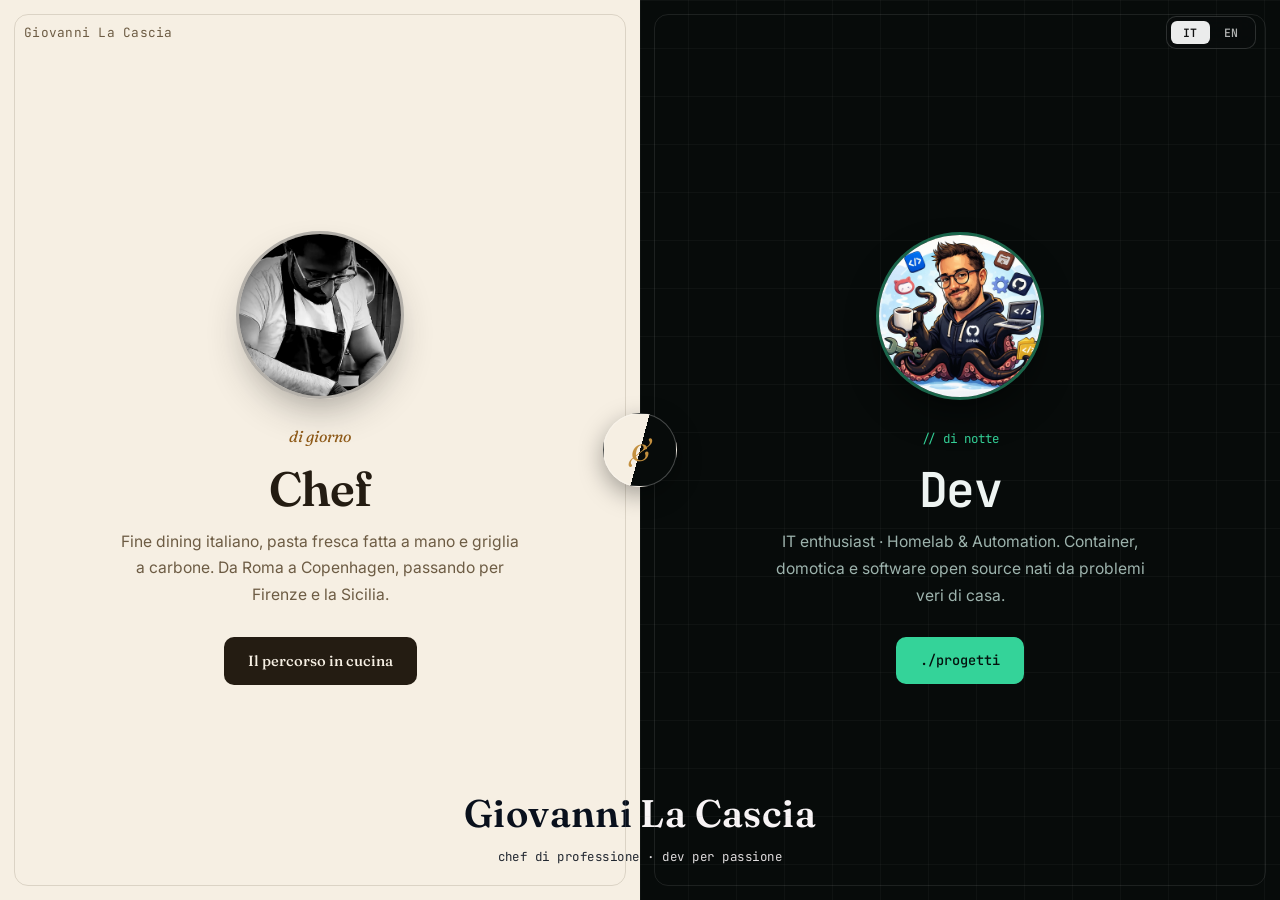
<file: index.html>
<!doctype html>
<html lang="it">

<head>
  <meta charset="utf-8" />
  <meta name="viewport" content="width=device-width,initial-scale=1" />
  <meta name="theme-color" content="#070b0a" />
  <meta name="description"
    content="Giovanni La Cascia — Chef & IT enthusiast. Fine dining italiano di giorno, homelab e automazioni di notte." />
  <title>Giovanni La Cascia — Chef & Dev</title>

  <!-- Open Graph -->
  <meta property="og:title" content="Giovanni La Cascia — Chef & Dev" />
  <meta property="og:description" content="Fine dining italiano di giorno, homelab e automazioni di notte." />
  <meta property="og:type" content="website" />
  <meta property="og:url" content="https://giosci1994.github.io/" />
  <meta property="og:image" content="https://giosci1994.github.io/assets/social-preview.png" />
  <meta name="twitter:card" content="summary_large_image" />

  <link rel="icon" href="assets/favicon.svg" type="image/svg+xml" />
  <link rel="preconnect" href="https://fonts.googleapis.com">
  <link rel="preconnect" href="https://fonts.gstatic.com" crossorigin>
  <link
    href="https://fonts.googleapis.com/css2?family=Fraunces:ital,wght@0,500;0,600;1,400;1,500&family=Inter:wght@400;500;600&family=JetBrains+Mono:wght@400;600;700&display=swap"
    rel="stylesheet">
  <link rel="stylesheet" href="style.css" />
</head>

<body data-page="home">
  <header class="topbar">
    <span class="name">Giovanni La Cascia</span>
    <div class="lang-switch" role="group" aria-label="Language">
      <button id="lang-it" class="active" aria-label="Italiano">IT</button>
      <button id="lang-en" aria-label="English">EN</button>
    </div>
  </header>

  <!-- Chooser: due anime, due pagine -->
  <section class="split" id="top">
    <a class="side side-chef" href="chef.html" aria-label="Chef — il percorso in cucina">
      <div class="side-inner">
        <span class="side-name-mobile">Giovanni La Cascia</span>
        <img class="portrait" src="assets/giovanni-chef.webp" alt="" width="168" height="168" />
        <span class="side-kicker" data-i18n="chef.kicker">di giorno</span>
        <h2 data-i18n="chef.title">Chef</h2>
        <p class="tagline" data-i18n="chef.tagline">
          Fine dining italiano, pasta fresca fatta a mano e griglia a carbone.
          Da Roma a Copenhagen, passando per Firenze e la Sicilia.
        </p>
        <span class="side-btn" data-i18n="chef.cta">Il percorso in cucina</span>
      </div>
    </a>

    <a class="side side-dev" href="dev.html" aria-label="Dev — homelab e progetti open source">
      <div class="side-inner">
        <span class="side-name-mobile">Giovanni La Cascia</span>
        <img class="portrait" src="assets/giovanni-dev.webp" alt="" width="168" height="168" />
        <span class="side-kicker" data-i18n="dev.kicker">// di notte</span>
        <h2 data-i18n="dev.title">Dev</h2>
        <p class="tagline" data-i18n="dev.tagline">
          IT enthusiast · Homelab &amp; Automation. Container, domotica e
          software open source nati da problemi veri di casa.
        </p>
        <span class="side-btn" data-i18n="dev.cta">./progetti</span>
      </div>
    </a>

    <div class="hero-center" aria-hidden="true">
      <div class="amp"><span>&amp;</span></div>
    </div>

    <div class="hero-name" aria-hidden="true">
      <span class="full">Giovanni La Cascia</span>
      <span class="sub" data-i18n="hero.sub">chef di professione · dev per passione</span>
    </div>
  </section>

  <script src="assets/i18n.js"></script>
</body>

</html>
</file>
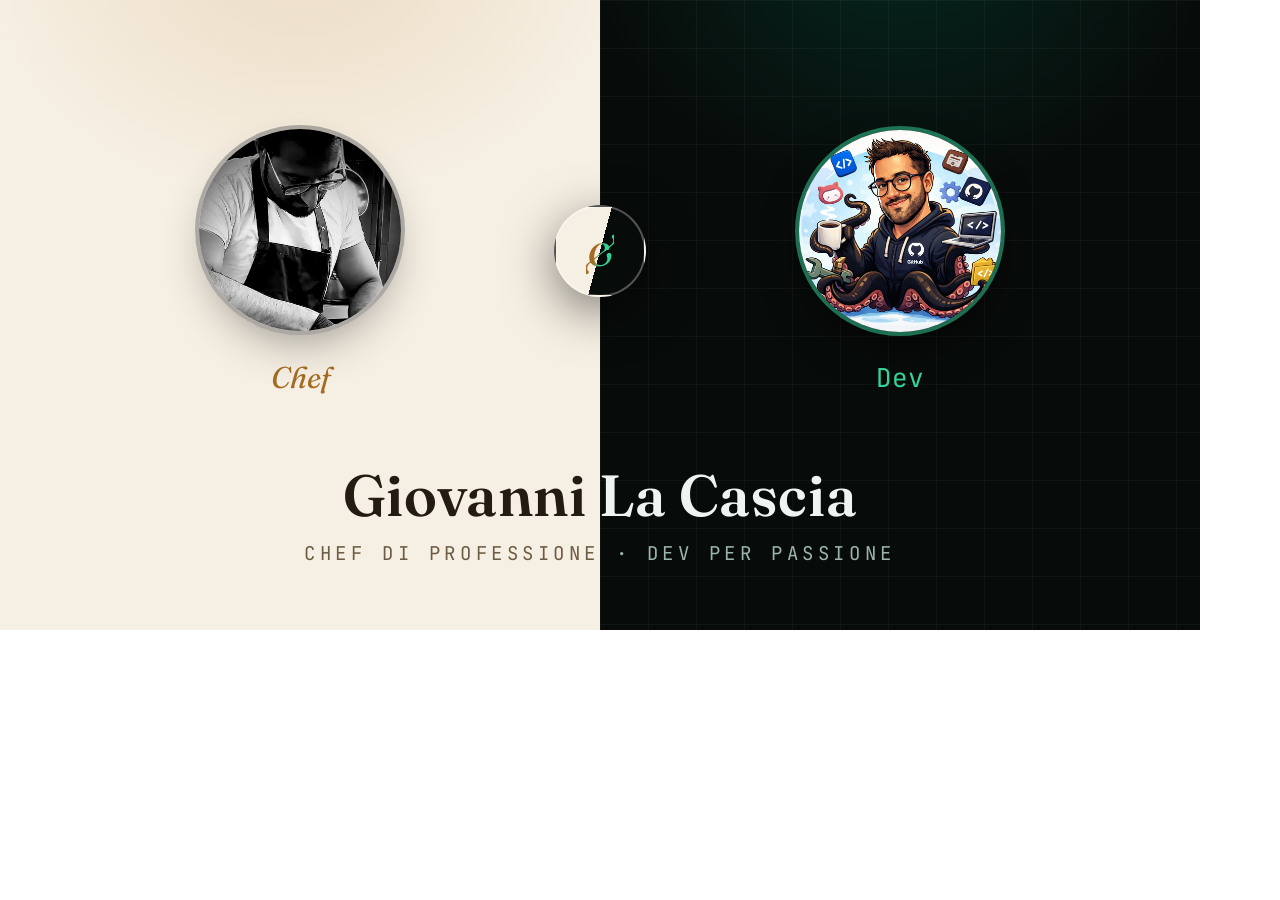
<file: assets/social-preview.html>
<!doctype html>
<!-- Sorgente della social preview: renderizzare a 1200x630 in assets/social-preview.png
     es. firefox &#45;&#45;headless &#45;&#45;screenshot social-preview.png &#45;&#45;window-size=1200,630 <url> -->
<html lang="it">

<head>
  <meta charset="utf-8" />
  <link rel="preconnect" href="https://fonts.googleapis.com">
  <link rel="preconnect" href="https://fonts.gstatic.com" crossorigin>
  <link
    href="https://fonts.googleapis.com/css2?family=Fraunces:ital,wght@0,600;1,500&family=JetBrains+Mono:wght@400;600&display=swap"
    rel="stylesheet">
  <style>
    * { margin: 0; box-sizing: border-box; }

    html, body { width: 1200px; height: 630px; overflow: hidden; }

    body { display: flex; position: relative; font-family: 'Fraunces', Georgia, serif; }

    .half { flex: 1; display: flex; align-items: center; justify-content: center; padding-bottom: 110px; }

    .chef {
      background:
        radial-gradient(ellipse 90% 70% at 50% -10%, rgba(196, 144, 63, 0.2), transparent 60%),
        #f6efe3;
      color: #241c12;
    }

    .dev {
      background:
        radial-gradient(ellipse 90% 70% at 50% -10%, rgba(0, 181, 133, 0.16), transparent 60%),
        #070b0a;
      color: #eef4f2;
      position: relative;
    }

    .dev::before {
      content: '';
      position: absolute;
      inset: 0;
      background-image:
        linear-gradient(rgba(255, 255, 255, 0.035) 1px, transparent 1px),
        linear-gradient(90deg, rgba(255, 255, 255, 0.035) 1px, transparent 1px);
      background-size: 48px 48px;
    }

    .inner { text-align: center; position: relative; }

    .portrait {
      width: 210px;
      height: 210px;
      border-radius: 50%;
      object-fit: cover;
      display: block;
      margin: 0 auto 24px;
    }

    .chef .portrait {
      border: 4px solid rgba(165, 107, 33, 0.55);
      filter: grayscale(1) contrast(1.05);
      box-shadow: 0 20px 45px -15px rgba(60, 40, 10, 0.45);
    }

    .dev .portrait {
      border: 4px solid rgba(52, 211, 153, 0.5);
      box-shadow: 0 20px 45px -15px rgba(0, 0, 0, 0.7);
    }

    .label-chef {
      font-style: italic;
      font-size: 30px;
      color: #a56b21;
    }

    .label-dev {
      font-family: 'JetBrains Mono', monospace;
      font-size: 26px;
      color: #34d399;
    }

    .amp {
      position: absolute;
      left: 50%;
      top: 205px;
      transform: translateX(-50%);
      width: 92px;
      height: 92px;
      border-radius: 50%;
      display: flex;
      align-items: center;
      justify-content: center;
      font-style: italic;
      font-size: 42px;
      background: linear-gradient(105deg, #f6efe3 50%, #070b0a 50%);
      border: 2px solid rgba(255, 255, 255, 0.3);
      box-shadow: 0 14px 50px rgba(0, 0, 0, 0.5);
      z-index: 5;
    }

    .amp span {
      background: linear-gradient(105deg, #a56b21 40%, #34d399 60%);
      -webkit-background-clip: text;
      background-clip: text;
      color: transparent;
    }

    .nameplate {
      position: absolute;
      left: 0;
      right: 0;
      bottom: 64px;
      text-align: center;
      z-index: 5;
    }

    /* La card è fissa a 1200px col taglio esattamente al centro:
       gradiente hard-coded al 50% (mix-blend-mode non è affidabile in headless) */
    .nameplate .full {
      font-size: 58px;
      font-weight: 600;
      letter-spacing: 0.01em;
      background: linear-gradient(90deg, #241c12 0 50%, #eef4f2 50% 100%);
      -webkit-background-clip: text;
      background-clip: text;
      color: transparent;
    }

    .nameplate .sub {
      display: block;
      margin-top: 10px;
      font-family: 'JetBrains Mono', monospace;
      font-size: 19px;
      letter-spacing: 0.24em;
      text-transform: uppercase;
      background: linear-gradient(90deg, #6d5c44 0 50%, #9db3ad 50% 100%);
      -webkit-background-clip: text;
      background-clip: text;
      color: transparent;
    }
  </style>
</head>

<body>
  <div class="half chef">
    <div class="inner">
      <img class="portrait" src="giovanni-chef.webp" alt="" />
      <div class="label-chef">Chef</div>
    </div>
  </div>

  <div class="half dev">
    <div class="inner">
      <img class="portrait" src="giovanni-dev.webp" alt="" />
      <div class="label-dev">Dev</div>
    </div>
  </div>

  <div class="amp"><span>&amp;</span></div>

  <div class="nameplate">
    <span class="full">Giovanni La Cascia</span>
    <span class="sub">chef di professione · dev per passione</span>
  </div>
</body>

</html>
</file>
<file: style.css>
/* Giovanni La Cascia — Chef & Dev
   Split-personality landing. HTML + CSS, zero build step.
   Animazioni d'entrata facoltative con Motion (assets/reveal.js): senza, la pagina è identica e ferma.
*/

:root {
  /* Dev side — coerente con Arborae */
  --dark: #070b0a;
  --dark-soft: #0d1312;
  --dark-border: rgba(255, 255, 255, 0.09);
  --dark-text: #eef4f2;
  --dark-muted: #9db3ad;
  --green: #34d399;
  --teal: #5fb3a6;

  /* Chef side — caldo, carta e ambra */
  --paper: #f6efe3;
  --paper-soft: #efe5d3;
  --paper-border: rgba(60, 42, 20, 0.14);
  --ink: #241c12;
  --ink-muted: #6d5c44;
  --amber: #a56b21;
  --amber-soft: #c4903f;

  --font-serif: 'Fraunces', Georgia, serif;
  --font-sans: 'Inter', -apple-system, BlinkMacSystemFont, 'Segoe UI', Roboto, sans-serif;
  --font-mono: 'JetBrains Mono', 'SFMono-Regular', Consolas, monospace;

  --radius: 16px;
  --radius-lg: 20px;
  --radius-ctl: 10px;

  /* Testo ambra: l'ambra piena (--amber) resta per riempimenti e linee,
     come testo sulla carta serve un tono più scuro per il contrasto AA */
  --amber-ink: #8f5a17;
  --ink-rgb: 36 28 18;
  --chip-rgb: 165 107 33;
  --chip-ink: #7c5117;
  --card-bg: rgba(255, 255, 255, 0.55);

  /* Lato dev: linee, verde e velature come terne RGB, per cambiare tema in un punto solo */
  --hair: 255 255 255;
  --green-rgb: 52 211 153;
  --teal-rgb: 95 179 166;
  --wash: 7 11 10;
  --on-green: #04110d;
  --green-hover: #4be0ab;
  --node-now: #111a18;
  --faint: #82978f;
  --led-off: #4f605b;
  --wip: #d9a95e;

  /* Barra in alto (vetro scuro di base) */
  --bar-bg: rgba(10, 14, 13, 0.55);
  --bar-line: rgba(255, 255, 255, 0.15);
  --bar-ink: rgba(255, 255, 255, 0.85);
  --bar-active-bg: rgba(255, 255, 255, 0.92);
  --bar-active-ink: #111;

  --ease: cubic-bezier(0.22, 1, 0.36, 1);
}

* { box-sizing: border-box; }

html { scroll-behavior: smooth; }

body {
  margin: 0;
  font-family: var(--font-sans);
  background: var(--dark);
  color: var(--dark-text);
  line-height: 1.65;
  overflow-x: hidden;
  -webkit-font-smoothing: antialiased;
}

img { max-width: 100%; }

a { color: inherit; text-decoration: none; }

p { margin: 0 0 16px; }

h1, h2, h3, h4 { margin: 0; line-height: 1.15; }

.container {
  max-width: 1080px;
  margin: 0 auto;
  padding: 0 24px;
}

/* ============ Top bar ============ */
.topbar {
  position: fixed;
  top: 0;
  left: 0;
  right: 0;
  z-index: 100;
  display: flex;
  align-items: center;
  justify-content: space-between;
  padding: 16px 24px;
  pointer-events: none;
}

.topbar > * { pointer-events: auto; }

.topbar .name {
  font-family: var(--font-mono);
  font-size: 0.8rem;
  letter-spacing: 0.02em;
  color: var(--ink-muted);
}

.lang-switch {
  display: flex;
  gap: 2px;
  padding: 4px;
  border-radius: var(--radius-ctl);
  background: var(--bar-bg);
  backdrop-filter: blur(10px);
  -webkit-backdrop-filter: blur(10px);
  border: 1px solid var(--bar-line);
}

.lang-switch button {
  font-family: var(--font-mono);
  font-size: 0.72rem;
  font-weight: 600;
  letter-spacing: 0.05em;
  padding: 4px 12px;
  border: none;
  border-radius: 6px;
  background: transparent;
  color: var(--bar-ink);
  opacity: 0.8;
  cursor: pointer;
  transition: background-color 0.2s var(--ease), color 0.2s var(--ease), opacity 0.2s var(--ease);
}

.lang-switch button:hover { opacity: 1; }
.lang-switch button:focus-visible,
.top-link:focus-visible { outline: 2px solid currentColor; outline-offset: 2px; }

.lang-switch button.active {
  background: var(--bar-active-bg);
  color: var(--bar-active-ink);
  opacity: 1;
}

.topbar-right {
  display: flex;
  align-items: center;
  gap: 8px;
}

.top-link {
  font-family: var(--font-mono);
  font-size: 0.75rem;
  font-weight: 600;
  letter-spacing: 0.04em;
  padding: 8px 12px;
  border-radius: var(--radius-ctl);
  background: var(--bar-bg);
  backdrop-filter: blur(10px);
  -webkit-backdrop-filter: blur(10px);
  border: 1px solid var(--bar-line);
  color: var(--bar-ink);
  transition: border-color 0.2s var(--ease);
}

.top-link:hover { border-color: currentColor; }

/* ============ Hero split ============ */
.split {
  display: flex;
  min-height: 100vh;
  position: relative;
}

.side {
  flex: 1;
  display: flex;
  align-items: center;
  justify-content: center;
  padding: 88px 40px 72px;
  position: relative;
  overflow: hidden;
  transition: flex 0.55s cubic-bezier(0.4, 0, 0.2, 1);
}

@media (hover: hover) {
  .side:hover { flex: 1.28; }
}

.side-inner {
  max-width: 400px;
  text-align: center;
  position: relative;
  z-index: 2;
}

/* Chef half */
.side-chef {
  background: var(--paper);
  color: var(--ink);
}

.side-chef::after {
  content: '';
  position: absolute;
  inset: 14px;
  border: 1px solid var(--paper-border);
  border-radius: 14px;
  pointer-events: none;
}

/* Dev half */
.side-dev {
  background: var(--dark);
  color: var(--dark-text);
}

.side-dev::before {
  content: '';
  position: absolute;
  inset: 0;
  background-image:
    linear-gradient(rgba(255, 255, 255, 0.03) 1px, transparent 1px),
    linear-gradient(90deg, rgba(255, 255, 255, 0.03) 1px, transparent 1px);
  background-size: 48px 48px;
  pointer-events: none;
}

.side-dev::after {
  content: '';
  position: absolute;
  inset: 14px;
  border: 1px solid var(--dark-border);
  border-radius: 14px;
  pointer-events: none;
}

/* Portraits */
.portrait {
  width: 168px;
  height: 168px;
  border-radius: 50%;
  object-fit: cover;
  display: block;
  margin: 0 auto 24px;
}

.side-chef .portrait {
  border: 3px solid rgba(165, 107, 33, 0.5);
  box-shadow: 0 18px 40px -14px rgba(60, 40, 10, 0.45);
  filter: grayscale(1) contrast(1.05);
}

.side-dev .portrait {
  border: 3px solid rgb(var(--green-rgb) / 0.45);
  box-shadow: 0 18px 40px -14px rgba(0, 0, 0, 0.7);
}

.side-kicker {
  display: inline-block;
  margin-bottom: 12px;
}

.side-chef .side-kicker {
  font-family: var(--font-serif);
  font-style: italic;
  font-size: 1rem;
  color: var(--amber-ink);
}

.side-dev .side-kicker {
  font-family: var(--font-mono);
  font-size: 0.78rem;
  color: var(--green);
}

.side h2 {
  font-size: clamp(2.1rem, 4vw, 3rem);
  letter-spacing: -0.02em;
  margin-bottom: 12px;
}

.side-chef h2 { font-family: var(--font-serif); font-weight: 600; }

.side-dev h2 { font-family: var(--font-mono); font-weight: 600; letter-spacing: -0.04em; }

.side .tagline {
  font-size: 0.98rem;
  margin-bottom: 28px;
  line-height: 1.7;
}

.side-chef .tagline { color: var(--ink-muted); }
.side-dev .tagline { color: var(--dark-muted); }

/* Side buttons */
.side-btn {
  display: inline-flex;
  align-items: center;
  gap: 8px;
  padding: 12px 24px;
  border-radius: var(--radius-ctl);
  font-weight: 500;
  font-size: 0.92rem;
  transition: background-color 0.2s var(--ease), color 0.2s var(--ease);
}

.side-chef .side-btn {
  background: var(--ink);
  color: var(--paper);
  font-family: var(--font-serif);
}

.side-chef:hover .side-btn { background: var(--amber-ink); }

.side-dev .side-btn {
  background: var(--green);
  color: var(--on-green);
  font-family: var(--font-mono);
  font-size: 0.85rem;
}

.side-dev:hover .side-btn { background: var(--green-hover); }

.side:focus-visible { outline: 2px solid currentColor; outline-offset: -8px; }

/* Center medallion */
.hero-center {
  position: absolute;
  left: 50%;
  top: 50%;
  transform: translate(-50%, -50%);
  z-index: 10;
  display: flex;
  flex-direction: column;
  align-items: center;
  gap: 0;
  pointer-events: none;
  transition: left 0.55s cubic-bezier(0.4, 0, 0.2, 1);
}

/* Il confine si sposta quando una metà si allarga (flex 1.28 contro 1): il cerchio lo segue. */
@media (hover: hover) and (min-width: 901px) {
  .split:has(.side-chef:hover) .hero-center { left: 56.14%; }
  .split:has(.side-dev:hover) .hero-center { left: 43.86%; }
}

.amp {
  width: 74px;
  height: 74px;
  border-radius: 50%;
  display: flex;
  align-items: center;
  justify-content: center;
  font-family: var(--font-serif);
  font-style: italic;
  font-size: 1.9rem;
  background: linear-gradient(105deg, var(--paper) 50%, var(--dark) 50%);
  border: 1px solid rgba(255, 255, 255, 0.25);
  box-shadow: 0 8px 24px rgba(0, 0, 0, 0.35);
}

/* una sola tinta: l'ambra si legge sia sulla carta sia sul nero */
.amp span { color: var(--amber-soft); }

/* Hero name (big, spanning) */
.hero-name {
  position: absolute;
  left: 0;
  right: 0;
  bottom: 32px;
  text-align: center;
  z-index: 9;
  pointer-events: none;
  /* Bianco in "difference": scuro sulla metà chiara, chiaro su quella scura, lettera per lettera,
     anche mentre il confine si sposta. */
  mix-blend-mode: difference;
}

.hero-name .full {
  font-family: var(--font-serif);
  font-weight: 600;
  font-size: clamp(1.5rem, 3.4vw, 2.4rem);
  letter-spacing: 0.01em;
  color: #fff;
}

.hero-name .sub {
  display: block;
  margin-top: 2px;
  font-family: var(--font-mono);
  font-size: 0.78rem;
  letter-spacing: 0.04em;
  color: #fff;
  opacity: 0.9;
}

/* ============ Page hero (chef.html / dev.html) ============ */
body.chef-page { background: var(--paper); color: var(--ink); }
body.dev-page { background: var(--dark); color: var(--dark-text); }

.page-hero {
  padding: 128px 24px 40px;
  text-align: center;
  max-width: 620px;
  margin: 0 auto;
}

.page-hero .portrait { margin-bottom: 24px; }

.chef-page .page-hero .portrait {
  border: 3px solid rgba(165, 107, 33, 0.5);
  box-shadow: 0 16px 40px -16px rgba(60, 40, 10, 0.45);
  filter: grayscale(1) contrast(1.05);
}

.dev-page .page-hero .portrait {
  border: 3px solid rgb(var(--green-rgb) / 0.45);
  box-shadow: 0 18px 40px -14px rgb(var(--wash) / 0.7);
}

.page-hero h1 {
  font-size: clamp(2.2rem, 5vw, 3.2rem);
  letter-spacing: -0.02em;
  margin: 0 0 12px;
}

.chef-page .page-hero .side-kicker {
  font-family: var(--font-serif);
  font-style: italic;
  font-size: 1rem;
  color: var(--amber-ink);
  display: inline-block;
  margin-bottom: 12px;
}

.dev-page .page-hero .side-kicker {
  font-family: var(--font-mono);
  font-size: 0.78rem;
  color: var(--green);
  display: inline-block;
  margin-bottom: 12px;
}

.chef-page .page-hero h1 { font-family: var(--font-serif); font-weight: 600; }
.dev-page .page-hero h1 { font-family: var(--font-mono); font-weight: 600; letter-spacing: -0.04em; }

.page-hero .tagline { font-size: 1rem; line-height: 1.7; margin: 0; }
.chef-page .page-hero .tagline { color: var(--ink-muted); }
.dev-page .page-hero .tagline { color: var(--dark-muted); }

.dev-page .page-hero,
.dev-page .topbar { position: relative; z-index: 1; }

/* ============ Sections ============ */
/* Solo padding verticali: .section convive con .container sullo stesso div,
   la shorthand azzererebbe il padding orizzontale del container */
.section { padding-top: 100px; padding-bottom: 100px; }

.section-head { max-width: 640px; margin-bottom: 52px; }

.section-head h2 {
  font-size: clamp(1.8rem, 3.4vw, 2.5rem);
  letter-spacing: -0.02em;
  margin-bottom: 12px;
}

/* ---- Chef section (light/warm) ---- */
.chef-zone {
  background: var(--paper);
  color: var(--ink);
}

.chef-zone .section-head h2 { font-family: var(--font-serif); font-weight: 600; }

.chef-kicker {
  font-family: var(--font-serif);
  font-style: italic;
  color: var(--amber-ink);
  font-size: 1.05rem;
  display: block;
  margin-bottom: 10px;
}

.chef-zone .section-head p { color: var(--ink-muted); }

/* ---- Chef: card, specialità, contatti ---- */
.chef-card {
  background: var(--card-bg);
  border: 1px solid var(--paper-border);
  border-radius: var(--radius-lg);
  padding: 28px;
}

.chef-card h3 {
  font-family: var(--font-serif);
  font-weight: 600;
  font-size: 1.2rem;
  margin-bottom: 10px;
}

.chef-card p { color: var(--ink-muted); font-size: 0.93rem; margin-bottom: 8px; }
.chef-card p:last-child { margin-bottom: 0; }

.chef-chips { display: flex; flex-wrap: wrap; gap: 8px; }

.chip {
  font-size: 0.8rem;
  padding: 4px 12px;
  border-radius: 999px;
  background: rgb(var(--chip-rgb) / 0.1);
  border: 1px solid rgb(var(--chip-rgb) / 0.28);
  color: var(--chip-ink);
}

.chef-cta {
  display: inline-flex;
  align-items: center;
  gap: 10px;
  margin-top: 6px;
  padding: 12px 24px;
  border-radius: var(--radius-ctl);
  background: var(--ink);
  color: var(--paper);
  font-family: var(--font-serif);
  font-weight: 500;
  align-self: flex-start;
  transition: background-color 0.2s var(--ease);
}

.chef-cta:hover { background: var(--amber-ink); }

.chef-cta:focus-visible,
.chef-link:focus-visible { outline: 2px solid var(--amber); outline-offset: 3px; }

.chef-intro { padding-bottom: 0; }
.chef-intro .section-head { margin-bottom: 8px; }

.chef-more { padding-top: 64px; }

.chef-more-grid {
  display: grid;
  grid-template-columns: 1fr 1fr;
  gap: 24px;
  align-items: start;
}

.chef-contact-links {
  display: flex;
  flex-wrap: wrap;
  align-items: center;
  gap: 10px;
  margin-top: 16px;
}

.chef-contact .chef-cta { margin-top: 0; overflow-wrap: anywhere; }

.chef-link {
  display: inline-flex;
  align-items: center;
  padding: 12px 20px;
  border-radius: var(--radius-ctl);
  border: 1px solid var(--paper-border);
  color: var(--ink);
  font-family: var(--font-serif);
  font-weight: 500;
  transition: border-color 0.2s var(--ease);
}

.chef-link:hover { border-color: var(--amber); }

/* ============ Chef: i piatti e dietro le quinte ============ */
.chef-plates { padding-bottom: 0; }

.plates {
  list-style: none;
  margin: 0;
  padding: 0;
  display: grid;
  grid-template-columns: repeat(4, minmax(0, 1fr));
  grid-auto-flow: dense;
  gap: 12px;
}

/* la griglia non sfuma tutta insieme: entrano i riquadri, uno dopo l'altro (assets/reveal.js) */
.plate {
  aspect-ratio: 1 / 1;
  min-width: 0;
}

.plate.big { grid-column: span 2; grid-row: span 2; }

.plate-link {
  position: relative;
  display: block;
  width: 100%;
  height: 100%;
  overflow: hidden;
  border-radius: var(--radius);
  background: var(--paper-soft);
  cursor: zoom-in;
}

.plate-link::after {
  content: '';
  position: absolute;
  inset: 0;
  border-radius: inherit;
  box-shadow: inset 0 0 0 1px rgb(var(--ink-rgb) / 0.08);
  pointer-events: none;
  transition: box-shadow 0.2s var(--ease);
}

.plate-link img {
  display: block;
  width: 100%;
  height: 100%;
  object-fit: cover;
}

@media (hover: hover) {
  .plate-link:hover::after { box-shadow: inset 0 0 0 2px var(--amber); }
}

.plate-link:focus-visible { outline: 2px solid var(--amber); outline-offset: 3px; }

.behind { margin-top: 64px; }

.behind-head {
  display: flex;
  flex-wrap: wrap;
  align-items: baseline;
  justify-content: space-between;
  gap: 6px 24px;
  margin-bottom: 18px;
}

.behind-head h3 { font-family: var(--font-serif); font-weight: 600; font-size: 1.35rem; }
.behind-head p { margin: 0; color: var(--ink-muted); font-size: 0.95rem; }

/* colonne in proporzione 16:9, 1:1 e 9:16, così i tre video hanno la stessa altezza */
.clips {
  display: grid;
  grid-template-columns: minmax(0, 1.7778fr) minmax(0, 1fr) minmax(0, 0.5625fr);
  gap: 12px;
  align-items: start;
}

.clip { margin: 0; min-width: 0; }

.clip-frame {
  position: relative;
  overflow: hidden;
  border-radius: var(--radius);
  background: #1b140d;
}

.clip video { display: block; width: 100%; height: auto; cursor: pointer; }

.clip figcaption {
  margin-top: 10px;
  font-family: var(--font-serif);
  font-style: italic;
  font-size: 0.95rem;
  color: var(--ink-muted);
}

.clip-toggle {
  position: absolute;
  right: 12px;
  bottom: 12px;
  display: grid;
  place-items: center;
  width: 42px;
  height: 42px;
  padding: 0;
  border: 0;
  border-radius: 50%;
  background: rgba(20, 15, 10, 0.58);
  -webkit-backdrop-filter: blur(6px);
  backdrop-filter: blur(6px);
  cursor: pointer;
  transition: background 0.2s;
}

.clip-toggle:hover { background: rgba(20, 15, 10, 0.78); }
.clip-toggle:focus-visible { outline: 2px solid var(--amber-soft); outline-offset: 3px; }

/* triangolo: riproduci */
.clip-toggle::before {
  content: '';
  width: 0;
  height: 0;
  margin-left: 3px;
  border-style: solid;
  border-width: 8px 0 8px 13px;
  border-color: transparent transparent transparent #fff;
}

/* due barre: pausa */
.clip.playing .clip-toggle::before {
  width: 12px;
  height: 14px;
  margin: 0;
  border: 0;
  background: linear-gradient(90deg, #fff 0 4px, transparent 4px 8px, #fff 8px 12px);
}

/* ---- ingrandimento ---- */
html.lb-open { overflow: hidden; }

.lightbox {
  position: fixed;
  inset: 0;
  width: 100%;
  height: 100%;
  max-width: none;
  max-height: none;
  margin: 0;
  padding: 0;
  border: 0;
  overflow: hidden;
  background: transparent;
  color: #fff;
}

.lightbox::backdrop {
  background: rgba(18, 13, 8, 0.93);
  -webkit-backdrop-filter: blur(4px);
  backdrop-filter: blur(4px);
}

.lb-stage {
  position: absolute;
  inset: 0;
  display: flex;
  align-items: center;
  justify-content: center;
  padding: 64px 88px;
}

.lightbox[open] .lb-stage { animation: lb-in 0.28s ease both; }

@keyframes lb-in { from { opacity: 0; transform: scale(0.97); } }

.lb-img {
  display: block;
  width: auto;
  height: auto;
  max-width: 100%;
  max-height: 100%;
  border-radius: 14px;
  box-shadow: 0 30px 80px -24px rgba(0, 0, 0, 0.65);
  user-select: none;
  -webkit-user-drag: none;
  touch-action: pan-y;
}

.lb-btn {
  position: absolute;
  display: grid;
  place-items: center;
  width: 46px;
  height: 46px;
  padding: 0;
  border: 1px solid rgba(255, 255, 255, 0.2);
  border-radius: 50%;
  background: rgba(255, 255, 255, 0.08);
  cursor: pointer;
  transition: background 0.2s;
}

.lb-btn:hover { background: rgba(255, 255, 255, 0.18); }
.lb-btn:focus-visible { outline: 2px solid var(--amber-soft); outline-offset: 3px; }

.lb-close { top: 16px; right: 16px; }

.lb-close::before,
.lb-close::after {
  content: '';
  grid-area: 1 / 1;
  width: 18px;
  height: 2px;
  border-radius: 2px;
  background: #fff;
  transform: rotate(45deg);
}

.lb-close::after { transform: rotate(-45deg); }

.lb-prev,
.lb-next { top: 50%; transform: translateY(-50%); }

.lb-prev { left: 20px; }
.lb-next { right: 20px; }

.lb-prev::before,
.lb-next::before {
  content: '';
  width: 11px;
  height: 11px;
  border: solid #fff;
}

.lb-prev::before { margin-left: 5px; border-width: 0 0 2px 2px; transform: rotate(45deg); }
.lb-next::before { margin-right: 5px; border-width: 2px 2px 0 0; transform: rotate(45deg); }

.lb-count {
  position: absolute;
  left: 50%;
  bottom: 22px;
  transform: translateX(-50%);
  font-family: var(--font-mono);
  font-size: 0.8rem;
  letter-spacing: 0.08em;
  color: rgba(255, 255, 255, 0.72);
}

@media (max-width: 900px) {
  .plates { grid-template-columns: repeat(3, minmax(0, 1fr)); }
  /* il 16:9 su tutta la riga, sotto quadrato e verticale alla stessa altezza */
  .clips { grid-template-columns: minmax(0, 1fr) minmax(0, 0.5625fr); }
  .clip.wide { grid-column: 1 / -1; }
}

@media (max-width: 720px) {
  .clips { grid-template-columns: minmax(0, 1fr); gap: 28px; }
  .clip.wide { grid-column: auto; }
  /* il verticale non deve riempire tutto lo schermo del telefono */
  .clip.tall { width: min(100%, 320px, 72svh * 9 / 16); justify-self: center; }
}

@media (max-width: 640px) {
  .plates { grid-template-columns: repeat(2, minmax(0, 1fr)); gap: 8px; }
  .plate-link { border-radius: 12px; }
  .behind { margin-top: 48px; }
  .lb-stage { padding: 60px 10px 76px; }
  .lb-prev,
  .lb-next { top: auto; bottom: 14px; transform: none; }
  .lb-prev { left: 16px; }
  .lb-next { right: 16px; }
  .lb-count { bottom: 28px; }
}

@media (prefers-reduced-motion: reduce) {
  .plate { opacity: 1; transform: none; transition: none; }
  .plate-link img { transition: none; }
  .lightbox[open] .lb-stage { animation: none; }
}

/* ============ Chef: il tagliere delle comande ============
   Base (senza JavaScript o con il movimento ridotto): tagliere piatto, le comande si scorrono di lato.
   .live (aggiunta da assets/chef-board.js): la sezione resta ferma sullo schermo, lo scroll fa
   avanzare il tagliere in prospettiva e la comanda al centro si alza verso chi guarda. */
.journey {
  --board-tilt: 0deg;
  --edge: 24px;
  --handle: 150px;
  --ticket-w: clamp(244px, 25vw, 296px);
  --gutter-l: max(24px, env(safe-area-inset-left, 0px));
  --gutter-r: max(24px, env(safe-area-inset-right, 0px));
  --ticket: #fffcf5;
  position: relative;
}

.board-defs { position: absolute; width: 0; height: 0; overflow: hidden; }

.journey-sticky {
  display: grid;
  grid-template-rows: 1fr auto;
  grid-template-columns: minmax(0, 1fr);
}

.journey .viewport {
  position: relative;
  min-width: 0;
  min-height: 0;
  display: flex;
  align-items: center;
  overflow-x: auto;
  scroll-snap-type: x proximity;
  overscroll-behavior-x: contain;
}

.journey .scene {
  flex: 0 0 auto;
  width: 100%;
  transform-style: preserve-3d;
  transform: rotateX(var(--board-tilt));
  transform-origin: 50% 55%;
}

.journey .track {
  position: relative;
  width: max-content;
  min-height: clamp(420px, 58vh, 520px);
  box-sizing: border-box;
  display: flex;
  align-items: center;
  gap: clamp(40px, 5vw, 76px);
  padding-block: 56px 60px;
  /* abbastanza legno ai due lati perché anche la prima e l'ultima comanda arrivino al centro */
  padding-left: max(calc(var(--gutter-l) + var(--handle) + clamp(118px, 13vw, 170px)), calc(50vw - var(--ticket-w) / 2));
  padding-right: max(calc(var(--gutter-r) + 96px), calc(50vw - var(--ticket-w) / 2 + 24px));
  transform-style: preserve-3d;
}

.journey .tiles,
.journey .faces,
.journey .shades {
  position: absolute;
  left: var(--gutter-l);
  top: 0;
  pointer-events: none;
}

.journey .tiles svg { position: absolute; top: 0; display: block; }

.journey .faces,
.journey .shades { transform-style: preserve-3d; }

.journey .face {
  position: absolute;
  height: var(--edge);
  transform-origin: 0 0;
  backface-visibility: hidden;
}

/* ombra sul bancone davanti al bordo, all'altezza della base del tagliere (colori in chef-board.js) */
.journey .shade {
  position: absolute;
  height: 54px;
  transform-origin: 0 0;
}

.journey .stop {
  --focus: 1;
  position: relative;
  flex: 0 0 auto;
  transform-style: preserve-3d;
  transform: translateY(var(--lift, 0px));
  scroll-snap-align: center;
}

/* ombra della comanda sul legno: si allunga verso il fondo mentre la comanda si alza */
.journey .stop::before {
  content: '';
  position: absolute;
  left: 6%;
  right: 6%;
  bottom: 2px;
  height: 100%;
  transform-origin: 50% 100%;
  transform: translateZ(0.5px) scaleY(calc(0.22 + 0.5 * var(--focus)));
  background: linear-gradient(to top, rgba(40, 20, 4, 0.55), rgba(40, 20, 4, 0.08));
  filter: blur(8px);
  opacity: calc(0.5 + 0.3 * var(--focus));
  border-radius: 6px;
}

/* la comanda: carta della stampante della cucina, incernierata sul bordo inferiore */
.journey .ticket {
  position: relative;
  width: var(--ticket-w);
  box-sizing: border-box;
  padding: 24px 20px 28px;
  transform-origin: 50% 100%;
  background: linear-gradient(180deg, rgba(255, 255, 255, 0.6), transparent 30%), var(--ticket);
  color: var(--ink);
  transform:
    translateZ(1px)
    rotateX(calc(var(--focus) * -1 * var(--board-tilt)))
    rotate(calc(var(--tilt, 0deg) * (1 - var(--focus))))
    scale(calc(0.96 + 0.05 * var(--focus)));
  /* bordo inferiore strappato */
  -webkit-mask: linear-gradient(#000 0 0) top / 100% calc(100% - 8px) no-repeat,
                conic-gradient(from -45deg at bottom, #0000, #000 1deg 89deg, #0000 90deg) bottom / 16px 8px repeat-x;
          mask: linear-gradient(#000 0 0) top / 100% calc(100% - 8px) no-repeat,
                conic-gradient(from -45deg at bottom, #0000, #000 1deg 89deg, #0000 90deg) bottom / 16px 8px repeat-x;
}

.journey .ticket::after {
  content: '';
  position: absolute;
  inset: 0;
  background: var(--paper-soft);
  opacity: calc(0.42 * (1 - var(--focus)));
  pointer-events: none;
}

.journey .magnet {
  position: absolute;
  top: 8px;
  left: 50%;
  width: 15px;
  height: 15px;
  margin-left: -7.5px;
  border-radius: 50%;
  background: radial-gradient(circle at 35% 30%, #f1d6a4, var(--amber) 60%, #6e4512);
  box-shadow: 0 2px 3px rgba(40, 20, 4, 0.4);
}

.journey .t-head {
  display: flex;
  justify-content: space-between;
  gap: 12px;
  margin-top: 8px;
  padding-bottom: 10px;
  border-bottom: 1px dashed rgba(36, 28, 18, 0.32);
  font-family: var(--font-mono);
  font-size: 0.68rem;
  font-weight: 600;
  letter-spacing: 0.12em;
  white-space: nowrap;
  text-transform: uppercase;
  color: var(--ink-muted);
}

.journey .t-period {
  display: block;
  margin-top: 14px;
  font-family: var(--font-serif);
  font-style: italic;
  font-size: 1.05rem;
  color: var(--amber-ink);
}

.journey .t-role {
  margin: 2px 0 4px;
  font-family: var(--font-serif);
  font-weight: 600;
  font-size: 1.42rem;
  line-height: 1.15;
  text-wrap: balance;
}

.journey .t-place {
  font-size: 0.86rem;
  font-weight: 500;
  line-height: 1.4;
  color: var(--ink-muted);
}

.journey .t-desc {
  margin: 12px 0 0;
  padding-top: 12px;
  border-top: 1px dashed rgba(36, 28, 18, 0.22);
  font-size: 0.88rem;
  line-height: 1.55;
  color: #3d3122;
}

/* anni sotto il tagliere */
.journey .rail-wrap,
.journey .hint,
.journey .faces,
.journey .shades { display: none; }

.journey .rail-wrap {
  padding: 0 var(--gutter-r) 26px var(--gutter-l);
  max-width: 1080px;
  width: 100%;
  margin: 0 auto;
  box-sizing: border-box;
}

.journey .rail {
  --p: 0;
  position: relative;
  height: 34px;
  margin-inline: 24px;
}

.journey .rail-line,
.journey .rail-fill {
  position: absolute;
  left: 0;
  right: 0;
  top: 8px;
  height: 2px;
  border-radius: 2px;
  background: rgb(var(--ink-rgb) / 0.14);
}

.journey .rail-fill {
  background: var(--amber);
  transform-origin: left;
  transform: scaleX(var(--p));
}

.journey .tick {
  position: absolute;
  top: 4px;
  width: 10px;
  height: 10px;
  margin-left: -5px;
  border-radius: 50%;
  background: var(--paper);
  border: 2px solid rgb(var(--ink-rgb) / 0.26);
  box-sizing: border-box;
  transition: border-color 0.25s, background 0.25s;
}

.journey .tick.passed { border-color: var(--amber); background: var(--amber); }

.journey .tick span {
  position: absolute;
  top: 14px;
  left: 50%;
  transform: translateX(-50%);
  font-family: var(--font-mono);
  font-size: 0.64rem;
  color: var(--ink-muted);
  white-space: nowrap;
}

.journey .hint {
  position: absolute;
  left: 50%;
  bottom: 74px;
  transform: translateX(-50%);
  align-items: center;
  gap: 8px;
  padding: 8px 12px;
  border-radius: 999px;
  background: rgb(var(--ink-rgb) / 0.84);
  color: var(--paper);
  font-family: var(--font-mono);
  font-size: 0.75rem;
  letter-spacing: 0.02em;
  transition: opacity 0.4s, transform 0.4s;
  z-index: 3;
}

.journey .hint.gone { opacity: 0; transform: translate(-50%, 8px); pointer-events: none; }

.journey .wheel {
  width: 11px;
  height: 17px;
  border: 1.5px solid currentColor;
  border-radius: 8px;
  position: relative;
}

.journey .wheel::after {
  content: '';
  position: absolute;
  left: 50%;
  top: 3px;
  width: 2px;
  height: 4px;
  margin-left: -1px;
  border-radius: 2px;
  background: currentColor;
  animation: journey-wheel 1.6s ease-in-out infinite;
}

@keyframes journey-wheel {
  0% { transform: translateY(0); opacity: 1; }
  70% { transform: translateY(6px); opacity: 0; }
  100% { transform: translateY(0); opacity: 0; }
}

/* --- versione animata --- */
.journey.live { --board-tilt: 50deg; }

.journey.live .journey-sticky {
  position: sticky;
  top: 0;
  height: 100vh;
  height: 100svh;
  overflow: hidden;
  padding-top: 52px;   /* spazio per la barra in alto */
  box-sizing: border-box;
}

.journey.live .scene { transform: translateY(-3vh) rotateX(var(--board-tilt)); }

.journey.live .viewport {
  overflow: visible;
  scroll-snap-type: none;
  perspective: 1000px;
  perspective-origin: 50% 18%;
}

/* più alta del dovuto: inclinata, la tavola si accorcia di circa un terzo */
.journey.live .track { min-height: clamp(440px, 76vh, 700px); will-change: transform; }
.journey.live .stop { --focus: 0; }
.journey.live .rail-wrap,
.journey.live .faces,
.journey.live .shades { display: block; }
.journey.live .hint { display: flex; }

@media (max-width: 640px) {
  .journey { --ticket-w: min(76vw, 268px); --handle: 104px; --edge: 18px; }
  .journey.live { --board-tilt: 44deg; }
  .journey .track { padding-block: 48px 54px; }
  .journey.live .track { min-height: clamp(440px, 72vh, 620px); }
  .journey .tick span { display: none; }
  .journey .ticket { padding: 20px 16px 24px; }
  .journey .t-head { font-size: 0.6rem; letter-spacing: 0.08em; }
  .journey .t-role { font-size: 1.24rem; }
  .journey .t-desc { font-size: 0.84rem; }
}

/* ---- Dev section (dark) ---- */
.dev-zone {
  background: var(--dark);
  color: var(--dark-text);
}

.dev-kicker {
  font-family: var(--font-mono);
  font-size: 0.78rem;
  letter-spacing: 0.02em;
  color: var(--green);
  display: block;
  margin-bottom: 12px;
}

.dev-zone .section-head p { color: var(--dark-muted); }

.projects {
  display: grid;
  grid-template-columns: repeat(3, 1fr);
  gap: 16px;
}

.proj {
  background-color: rgb(var(--wash) / 0.8);
  border: 1px solid var(--dark-border);
  border-radius: var(--radius);
  padding: 24px;
  display: flex;
  flex-direction: column;
  justify-content: space-between;
  transition: border-color 0.2s var(--ease);
  position: relative;
  overflow: hidden;
  z-index: 1;
}

.proj::before {
  content: '';
  position: absolute;
  inset: -12px;
  background-image: var(--bg-img, none);
  background-size: cover;
  background-position: center;
  filter: blur(8px);
  z-index: -2;
}

.proj::after {
  content: '';
  position: absolute;
  inset: 0;
  background: linear-gradient(to bottom, rgb(var(--wash) / var(--wash-top, 0.5)) 0%, rgb(var(--wash) / 0.95) 90%);
  z-index: -1;
}


.proj.featured,
.proj.wide { grid-column: span 2; }
.proj.org-banner {
  grid-column: 1 / -1;
  flex-direction: row;
  align-items: center;
  gap: 28px;
}
.proj.org-banner p { margin-bottom: 0; }
.proj.org-banner .proj-links { margin-top: 0; flex-shrink: 0; }

.proj h3 {
  font-family: var(--font-mono);
  font-size: 1.02rem;
  letter-spacing: 0;
  margin-bottom: 8px;
}

.proj p { color: var(--dark-muted); font-size: 0.9rem; }

.p-badge {
  display: inline-block;
  align-self: flex-start;
  font-family: var(--font-mono);
  font-size: 0.72rem;
  font-weight: 500;
  letter-spacing: 0;
  padding: 4px 8px;
  border-radius: 6px;
  margin-bottom: 12px;
}

.p-badge.green { background: rgb(var(--green-rgb) / 0.12); color: var(--green); border: 1px solid rgb(var(--green-rgb) / 0.3); }
.p-badge.wip { background: rgba(196, 144, 63, 0.12); color: var(--wip); border: 1px solid rgba(196, 144, 63, 0.3); }
.p-badge.grey { background: rgb(var(--hair) / 0.04); color: var(--dark-muted); border: 1px solid var(--dark-border); }

.proj-links { display: flex; gap: 8px; margin-top: 16px; flex-wrap: wrap; }

.dev-btn {
  display: inline-flex;
  align-items: center;
  gap: 6px;
  padding: 8px 16px;
  border-radius: var(--radius-ctl);
  font-family: var(--font-mono);
  font-size: 0.8rem;
  font-weight: 600;
  transition: background-color 0.2s var(--ease), border-color 0.2s var(--ease);
}

.dev-btn.solid { background: var(--green); color: var(--on-green); }
.dev-btn.solid:hover { background: var(--green-hover); }

.dev-btn.line { border: 1px solid var(--dark-border); color: var(--dark-text); }
.dev-btn.line:hover { border-color: rgb(var(--teal-rgb) / 0.5); }
.dev-btn:focus-visible { outline: 2px solid var(--green); outline-offset: 3px; }

/* ============ Dev: homelab, filtri, numeri, terminale ============ */
[hidden] { display: none !important; }

/* ---- pulsante del terminale nell'intestazione ---- */
.term-open {
  display: inline-flex;
  align-items: center;
  gap: 10px;
  margin-top: 24px;
  padding: 6px 14px 6px 7px;
  border: 1px dashed var(--dark-border);
  border-radius: 999px;
  background: transparent;
  color: var(--dark-muted);
  font-family: var(--font-mono);
  font-size: 0.78rem;
  cursor: pointer;
  transition: color 0.2s, border-color 0.2s;
}

.term-open:hover { color: var(--green); border-color: rgb(var(--teal-rgb) / 0.5); }
.term-open:focus-visible,
.filter-pill:focus-visible,
.lab-dots button:focus-visible,
.term-tips button:focus-visible,
.term-close:focus-visible { outline: 2px solid var(--green); outline-offset: 3px; }

.term-open kbd,
.lab kbd {
  font-family: var(--font-mono);
  font-size: 0.78rem;
  padding: 1px 7px;
  border: 1px solid rgb(var(--hair) / 0.18);
  border-bottom-width: 2px;
  border-radius: 6px;
  color: var(--dark-text);
  background: var(--dark-soft);
}

/* ---- mappa dell'homelab ---- */
.lab-intro { padding-bottom: 0; }
.lab-intro .section-head { margin-bottom: 0; }

/* senza JS: una lista di passi normale */
.lab { padding: 40px 0 0; }
.lab-view, .lab-dots { display: none; }
.lab-steps { list-style: none; margin: 0; padding: 0; display: grid; gap: 24px; counter-reset: step; max-width: 640px; }
.lab-step { counter-increment: step; display: grid; gap: 8px; }
.lab-step::before {
  content: counter(step, decimal-leading-zero);
  font-family: var(--font-mono);
  font-size: 0.75rem;
  font-weight: 600;
  color: var(--green);
}
.lab-step h3 { font-family: var(--font-mono); font-size: 1.3rem; letter-spacing: -0.02em; }
.lab-step p { color: var(--dark-muted); max-width: 42ch; margin: 0; }
.lab-step a {
  justify-self: start;
  font-family: var(--font-mono);
  font-size: 0.82rem;
  font-weight: 600;
  color: var(--green);
  border-bottom: 1px solid rgb(var(--green-rgb) / 0.35);
}

/* con JS: la sezione resta ferma mentre si scorre (altezza calcolata da dev-lab.js) */
.lab.live { padding: 0; }
.lab.live .lab-sticky {
  position: sticky;
  top: 0;
  height: 100vh;
  height: 100svh;
  display: flex;
  align-items: center;
  padding: 72px 0 24px;
}
.lab-grid {
  width: 100%;
  display: grid;
  grid-template-columns: minmax(0, 0.85fr) minmax(0, 1.6fr);
  align-items: center;
  gap: 36px;
}
.lab-panel { display: grid; gap: 24px; min-width: 0; }
.lab.live .lab-view { display: block; min-width: 0; }
.lab.live .lab-dots { display: flex; flex-wrap: wrap; gap: 8px; }
.lab.live .lab-steps { gap: 0; }
.lab.live .lab-step {
  grid-area: 1 / 1;
  align-self: start;
  opacity: 0;
  visibility: hidden;
  transform: translateY(10px);
  transition: opacity 0.35s ease, transform 0.35s ease, visibility 0s linear 0.35s;
}
.lab.live .lab-step.now { opacity: 1; visibility: visible; transform: none; transition-delay: 0s; }

.lab-dots button {
  width: 24px;
  height: 6px;
  padding: 0;
  border: 0;
  border-radius: 3px;
  background: rgb(var(--hair) / 0.16);
  cursor: pointer;
  transition: background 0.3s, width 0.3s;
}
.lab-dots button.seen { background: rgb(var(--teal-rgb) / 0.6); }
.lab-dots button.now { width: 38px; background: var(--green); }

.lab-map { display: block; width: 100%; height: auto; max-height: calc(100svh - 120px); overflow: visible; }
.lab-host-box { fill: rgb(var(--wash) / 0.65); stroke: rgb(var(--hair) / 0.16); stroke-width: 1.2; stroke-dasharray: 5 6; transition: stroke 0.4s; }
.lab-host.now .lab-host-box { stroke: var(--green); stroke-dasharray: none; }
.lab-host-title { font-family: var(--font-mono); font-size: 13px; font-weight: 600; fill: var(--dark-text); }
.lab-host-tag rect { fill: rgb(var(--green-rgb) / 0.1); stroke: rgb(var(--green-rgb) / 0.32); }
.lab-host-tag text { font-family: var(--font-mono); font-size: 10px; font-weight: 600; letter-spacing: 0.02em; fill: var(--green); }

.lab-edge { fill: none; stroke: rgb(var(--hair) / 0.16); stroke-width: 1.4; transition: stroke 0.4s; }
.lab-edge.ghost { stroke-dasharray: 2 5; stroke: rgb(var(--hair) / 0.28); }
.lab-edge.on { stroke: rgb(var(--green-rgb) / 0.6); stroke-dasharray: 5 7; animation: lab-flow 1.1s linear infinite; }
@keyframes lab-flow { to { stroke-dashoffset: -24; } }
.lab-packet { fill: var(--green); }

.lab-node rect { fill: var(--dark-soft); stroke: rgb(var(--hair) / 0.16); stroke-width: 1.2; transition: stroke 0.4s, fill 0.4s; }
.lab-node .n-title { font-family: var(--font-mono); font-size: 13.5px; font-weight: 600; fill: var(--dark-muted); transition: fill 0.4s; }
.lab-node .n-sub { font-family: var(--font-mono); font-size: 11px; fill: var(--faint); }
.lab-node .led { fill: var(--led-off); transition: fill 0.4s; }
.lab-node.ghost rect { fill: transparent; stroke-dasharray: 3 4; }
.lab-node.on rect { stroke: rgb(var(--teal-rgb) / 0.75); }
.lab-node.on .n-title { fill: var(--dark-text); }
.lab-node.on .n-sub { fill: var(--dark-muted); }
.lab-node.on .led { fill: var(--teal); }
.lab-node.now rect { stroke: var(--green); fill: var(--node-now); }
.lab-node.now .led { fill: var(--green); animation: lab-blink 1.4s ease-in-out infinite; }
@keyframes lab-blink { 50% { opacity: 0.35; } }

/* ---- progetti: filtri, altri progetti e luce ---- */
.dev-projects .section-head { margin-bottom: 28px; }
.more-projects { padding-top: 0; }
.more-projects .section-head { margin-bottom: 28px; }

.filter-bar { display: flex; flex-wrap: wrap; gap: 8px; margin-bottom: 24px; }
.filter-pill {
  display: inline-flex;
  align-items: center;
  padding: 8px 12px;
  border: 1px solid var(--dark-border);
  border-radius: 999px;
  background: transparent;
  color: var(--dark-muted);
  font-family: var(--font-mono);
  font-size: 0.78rem;
  font-weight: 600;
  cursor: pointer;
  transition: color 0.2s var(--ease), border-color 0.2s var(--ease), background-color 0.2s var(--ease);
}
.filter-pill:hover { color: var(--dark-text); border-color: rgb(var(--teal-rgb) / 0.5); }
.filter-pill.active,
.filter-pill[aria-pressed="true"] { background: var(--green); border-color: var(--green); color: var(--on-green); }

.proj > div:first-child p:last-child { margin-bottom: 0; }
.proj-meta {
  margin: 14px 0 0;
  font-family: var(--font-mono);
  font-size: 0.74rem;
  color: var(--dark-muted);
  opacity: 0.85;
}
.proj-bottom .proj-links { margin-top: 14px; }
.proj-empty { grid-column: 1 / -1; }
.projects-loading {
  grid-column: 1 / -1;
  margin: 0;
  font-family: var(--font-mono);
  font-size: 0.85rem;
  color: var(--dark-muted);
}

.proj:hover { border-color: rgb(var(--green-rgb) / 0.45); }

/* ---- numeri da GitHub ---- */
.dev-stats { padding-top: 0; }
.dev-stats .section-head { margin-bottom: 28px; }

.stat-tiles { display: grid; grid-template-columns: repeat(4, minmax(0, 1fr)); gap: 16px; margin-bottom: 16px; }
.stat,
.stat-panel {
  min-width: 0;
  margin: 0;
  padding: 20px 24px;
  border: 1px solid var(--dark-border);
  border-radius: var(--radius);
  background: var(--dark-soft);
}
.stat { display: grid; gap: 4px; align-content: start; }
.stat-num {
  font-family: var(--font-mono);
  font-size: clamp(1.7rem, 3.2vw, 2.3rem);
  font-weight: 600;
  line-height: 1.1;
  letter-spacing: -0.03em;
  color: var(--green);
  font-variant-numeric: tabular-nums;
}
.stat-label { font-size: 0.9rem; color: var(--dark-text); }
.stat-sub { font-family: var(--font-mono); font-size: 0.78rem; color: var(--dark-muted); }

.stat-panels { display: grid; grid-template-columns: minmax(0, 1fr) minmax(0, 2fr); gap: 16px; }
.stat-panel figcaption {
  display: flex;
  justify-content: space-between;
  align-items: baseline;
  gap: 12px;
  margin-bottom: 16px;
  font-family: var(--font-mono);
  font-size: 0.78rem;
  letter-spacing: 0;
  color: var(--dark-muted);
}
.stat-panel figcaption b { font-size: 1rem; letter-spacing: 0; color: var(--green); font-variant-numeric: tabular-nums; }

.lang-bar { display: flex; gap: 2px; height: 10px; margin-bottom: 18px; border-radius: 999px; overflow: hidden; }
.lang-bar span { flex-grow: 0; flex-shrink: 0; min-width: 3px; }
.lang-list { list-style: none; margin: 0; padding: 0; display: grid; gap: 10px; }
.lang-list li {
  display: grid;
  grid-template-columns: 10px minmax(0, 1fr) auto;
  align-items: center;
  gap: 10px;
  font-family: var(--font-mono);
  font-size: 0.85rem;
}
.lang-list i { width: 10px; height: 10px; border-radius: 50%; }
.lang-pct { color: var(--dark-muted); font-variant-numeric: tabular-nums; }

.act-plot { min-width: 0; }
.act-plot svg { display: block; width: 100%; height: auto; }
.activity .grid { stroke: rgb(var(--hair) / 0.06); }
.activity .base { stroke: rgb(var(--hair) / 0.2); }
.activity .axis { font-family: var(--font-mono); font-size: 11px; fill: var(--dark-muted); }
.activity .bar { fill: rgb(var(--teal-rgb) / 0.6); transition: fill 0.2s; }
.activity .bar:hover { fill: var(--teal); }
.activity .bar.last,
.activity .bar.over { fill: var(--green); }
.activity .over-label { font-family: var(--font-mono); font-size: 11px; font-weight: 600; fill: var(--green); }

.stats-foot { margin: 14px 0 0; font-family: var(--font-mono); font-size: 0.78rem; color: var(--dark-muted); }
.stats-foot a { color: var(--green); }

/* ---- terminale ---- */
html.term-open { overflow: hidden; }

.term-dialog {
  width: min(760px, calc(100% - 32px));
  max-width: none;
  max-height: min(600px, calc(100dvh - 48px));
  padding: 0;
  border: 0;
  overflow: visible;
  background: transparent;
  color: var(--dark-text);
}
.term-dialog::backdrop { background: rgba(3, 6, 5, 0.74); -webkit-backdrop-filter: blur(3px); backdrop-filter: blur(3px); }
.term-dialog[open] { animation: term-in 0.22s ease-out; }
@keyframes term-in { from { opacity: 0; transform: translateY(12px) scale(0.98); } }

.term {
  display: flex;
  flex-direction: column;
  max-height: inherit;
  overflow: hidden;
  border: 1px solid rgb(var(--hair) / 0.16);
  border-radius: 14px;
  background: #050807;
  box-shadow: 0 32px 80px -32px rgba(0, 0, 0, 0.9);
  font-family: var(--font-mono);
  font-size: 13.5px;
}
.term-bar {
  flex: none;
  display: flex;
  align-items: center;
  justify-content: space-between;
  gap: 12px;
  padding: 9px 12px 9px 16px;
  border-bottom: 1px solid var(--dark-border);
  font-size: 12px;
  color: var(--dark-muted);
}
.term-host { display: inline-flex; align-items: center; gap: 8px; }
.term-host::before { content: ''; width: 8px; height: 8px; border-radius: 50%; background: var(--green); }
.term-close {
  padding: 3px 9px;
  border: 1px solid var(--dark-border);
  border-radius: 6px;
  background: transparent;
  color: var(--dark-muted);
  font: inherit;
  font-size: 11px;
  cursor: pointer;
}
.term-close:hover { color: var(--dark-text); border-color: rgb(var(--teal-rgb) / 0.5); }
.term-body { flex: 1 1 auto; min-height: 200px; height: 380px; overflow-y: auto; padding: 14px 18px 16px; overscroll-behavior: contain; }
.term-body pre { margin: 0; font: inherit; line-height: 1.55; white-space: pre-wrap; word-break: break-word; }
.term-body pre.pair { display: flex; }
.term-body pre.pair span:first-child { flex: none; white-space: pre; }
.term-body .ok { color: var(--green); }
.term-body .warn { color: var(--wip); }
.term-body .muted { color: var(--dark-muted); }
.term-body .faint { color: #8fa59f; }
.term-body .cmd::before { content: 'giovanni@homelab:~$ '; color: var(--green); }
.term-line { display: flex; align-items: baseline; margin-top: 2px; }
.term-line label { flex: none; white-space: pre; color: var(--green); }
.term-line input {
  flex: 1;
  min-width: 0;
  padding: 0;
  border: 0;
  outline: none;
  background: transparent;
  color: var(--dark-text);
  font: inherit;
  caret-color: var(--green);
}
.term-tips { flex: none; display: flex; flex-wrap: wrap; gap: 6px; padding: 10px 14px 12px; border-top: 1px solid var(--dark-border); }
.term-tips button {
  padding: 4px 11px;
  border: 1px solid var(--dark-border);
  border-radius: 999px;
  background: transparent;
  color: var(--dark-muted);
  font-family: var(--font-mono);
  font-size: 11.5px;
  cursor: pointer;
}
.term-tips button:hover { color: var(--green); border-color: rgb(var(--teal-rgb) / 0.5); }

@media (max-width: 900px) {
  .stat-tiles { grid-template-columns: repeat(2, minmax(0, 1fr)); }
  .stat-panels { grid-template-columns: minmax(0, 1fr); }
}

/* tablet e telefono: mappa sopra, testo sotto */
@media (max-width: 960px) {
  .lab.live .lab-sticky { padding: 64px 0 14px; align-items: stretch; }
  .lab-grid { grid-template-columns: minmax(0, 1fr); grid-template-rows: auto auto; align-content: center; gap: 16px; }
  .lab.live .lab-view { order: -1; }
  .lab-map { max-height: calc(100svh - 300px); }
  .lab-panel { gap: 14px; }
}

/* telefono: schema compatto a tre colonne (disegnato da dev-lab.js), sempre intero */
@media (max-width: 700px) {
  .lab.live .lab-sticky { padding-top: 60px; }
  .lab-map { max-height: calc(100svh - 280px); }
  .lab-map.compact .lab-host-title { font-size: 10px; }
  .lab-map.compact .lab-host-tag text { font-size: 8.5px; }
  .lab-map.compact .lab-edge { stroke-width: 1.2; }
  .lab-step h3 { font-size: 1.1rem; }
  .lab-step p { font-size: 0.9rem; line-height: 1.55; }
}

@media (max-width: 760px) {
  .term-dialog { width: calc(100% - 16px); }
  .term { font-size: 12.5px; }
  .term-body { height: 52dvh; padding: 12px 14px; }
  .term-line input { font-size: 16px; }
}

@media (max-width: 600px) {
  .stat { padding: 16px 16px 18px; }
  .stat-panel { padding: 18px 16px; }
}

@media (prefers-reduced-motion: reduce) {
  .lab.live .lab-step,
  .lab-dots button,
  .proj::after { transition: none; }
  .lab-edge.on,
  .lab-node.now .led { animation: none; }
  .term-dialog[open] { animation: none; }
}

/* ============ Footer ============ */
.footer {
  background: var(--dark);
  border-top: 1px solid var(--dark-border);
  padding: 48px 0;
}

.footer-inner {
  display: flex;
  align-items: center;
  justify-content: space-between;
  gap: 16px;
  flex-wrap: wrap;
}

.socials { display: flex; gap: 12px; }

.social {
  display: inline-flex;
  align-items: center;
  justify-content: center;
  width: 44px;
  height: 44px;
  border-radius: 12px;
  border: 1px solid var(--dark-border);
  background: rgb(var(--hair) / 0.03);
  transition: border-color 0.2s var(--ease), background-color 0.2s var(--ease);
}

.social:hover {
  border-color: rgb(var(--teal-rgb) / 0.5);
  background: rgb(var(--hair) / 0.06);
}

.social:focus-visible { outline: 2px solid currentColor; outline-offset: 3px; }

.social svg { width: 20px; height: 20px; fill: var(--dark-muted); transition: fill 0.2s var(--ease); }
.social:hover svg { fill: var(--dark-text); }

.footer-note {
  color: var(--dark-muted);
  font-size: 0.85rem;
}

.footer-note .mono { font-family: var(--font-mono); font-size: 0.75rem; }

/* Footer variante chiara (pagina chef) */
.footer.light {
  background: var(--paper-soft);
  border-top: 1px solid var(--paper-border);
}

.footer.light .social {
  border-color: var(--paper-border);
  background: var(--card-bg);
}

.footer.light .social:hover {
  border-color: var(--amber);
  background: var(--card-bg);
}

.footer.light .social svg { fill: var(--ink-muted); }
.footer.light .social:hover svg { fill: var(--ink); }

.footer.light .footer-note { color: var(--ink-muted); }

/* ============ Reveal ============
   Nascosto solo mentre si aspetta Motion (classe messa nell'head, tolta entro 1,5 s o se Motion manca):
   il contenuto non resta mai invisibile. L'animazione è in assets/reveal.js. */
.motion-ready .reveal:not(.plates),
.motion-ready .plates .plate { opacity: 0; }

@media (prefers-reduced-motion: reduce) {
  html { scroll-behavior: auto; }
  .side { transition: none; }
  .hero-center { transition: none; }
  .journey .wheel::after { animation: none; }
  .journey .tick,
  .journey .hint { transition: none; }
}

/* ============ Responsive ============ */
@media (max-width: 900px) {
  .split { flex-direction: column; min-height: unset; }

  .side { padding: 84px 28px 64px; min-height: 88vh; }

  .side:hover { flex: 1; }

  .hero-name { display: none; }

  body[data-page="home"] .topbar { justify-content: flex-end; }
  .topbar .name { display: none; }

  .side-inner .side-name-mobile { display: block; }

  .chef-more-grid { grid-template-columns: 1fr; }

  .projects { grid-template-columns: 1fr 1fr; }
  .proj.featured { grid-column: span 2; }
  .proj.wide { grid-column: span 1; }
}

@media (max-width: 600px) {
  .projects { grid-template-columns: 1fr; }
  .proj.featured,
  .proj.wide { grid-column: span 1; }
  .proj.org-banner { flex-direction: column; align-items: stretch; gap: 18px; }

  .section { padding-top: 72px; padding-bottom: 72px; }

  .portrait { width: 138px; height: 138px; }

  .topbar .name { font-size: 0.68rem; }

}

/* Mobile name inside sides (hidden on desktop) */
.side-name-mobile {
  display: none;
  font-family: var(--font-mono);
  font-size: 0.78rem;
  letter-spacing: 0.02em;
  margin-bottom: 16px;
  opacity: 0.75;
}

/* ============ Transizione tra le pagine ============ */
@view-transition { navigation: auto; }

.side-chef .portrait,
.chef-page .page-hero .portrait { view-transition-name: chef-portrait; }
.side-chef h2,
.chef-page .page-hero h1 { view-transition-name: chef-title; }
.side-dev .portrait,
.dev-page .page-hero .portrait { view-transition-name: dev-portrait; }
.side-dev h2,
.dev-page .page-hero h1 { view-transition-name: dev-title; }

::view-transition-group(*),
::view-transition-old(*),
::view-transition-new(*) {
  animation-duration: 0.5s;
  animation-timing-function: cubic-bezier(0.4, 0, 0.2, 1);
}

@media (prefers-reduced-motion: reduce) {
  @view-transition { navigation: none; }
}

/* ============ Temi chiaro e scuro ============
   La home resta com'è in entrambi i temi: è già giorno (chef) e notte (dev) insieme.
   Chef: carta di giorno, cucina a fine servizio di sera. Dev: notte di base, banco di lavoro di giorno. */
.chef-page {
  --bar-bg: var(--paper);
  --bar-line: var(--paper-border);
  --bar-ink: var(--ink);
  --bar-active-bg: var(--ink);
  --bar-active-ink: var(--paper);
}

/* la comanda è un foglio di carta vero: stessi colori in entrambi i temi */
.journey .ticket {
  --ink: #241c12;
  --ink-muted: #6d5c44;
  --amber-ink: #8f5a17;
  --paper-soft: #efe5d3;
}

@media (prefers-color-scheme: dark) {
  .chef-page {
    --paper: #15110c;
    --paper-soft: #1e1912;
    --paper-border: rgba(241, 231, 214, 0.12);
    --ink: #f1e7d6;
    --ink-muted: #c4b39a;
    --ink-rgb: 241 231 214;
    --amber: #c4903f;
    --amber-ink: #dba65e;
    --chip-rgb: 219 166 94;
    --chip-ink: #e3b471;
    --card-bg: rgba(241, 231, 214, 0.03);
    color-scheme: dark;
  }
  .chef-page .page-hero .portrait { box-shadow: 0 16px 40px -16px rgba(0, 0, 0, 0.8); }
}

@media (prefers-color-scheme: light) {
  .dev-page {
    --dark: #f3f6f5;
    --dark-soft: #ffffff;
    --dark-border: rgba(14, 23, 21, 0.12);
    --dark-text: #0e1715;
    --dark-muted: #465a54;
    --green: #047857;
    --teal: #2f7d71;
    --hair: 14 23 21;
    --green-rgb: 4 120 87;
    --teal-rgb: 47 125 113;
    --wash: 243 246 245;
    --wash-top: 0.8;
    --on-green: #ffffff;
    --green-hover: #065f46;
    --node-now: #e6f3ee;
    --faint: #5d706a;
    --led-off: #b9c6c2;
    --wip: #8a5a12;
    --bar-bg: rgba(255, 255, 255, 0.8);
    --bar-line: rgba(14, 23, 21, 0.12);
    --bar-ink: #0e1715;
    --bar-active-bg: #0e1715;
    --bar-active-ink: #ffffff;
    color-scheme: light;
  }
  .dev-page .page-hero .portrait { box-shadow: 0 16px 40px -16px rgba(14, 23, 21, 0.35); }
  /* il terminale resta un terminale: scuro anche di giorno */
  .dev-page .term-dialog {
    --dark: #070b0a;
    --dark-soft: #0d1312;
    --dark-border: rgba(255, 255, 255, 0.09);
    --dark-text: #eef4f2;
    --dark-muted: #9db3ad;
    --green: #34d399;
    --hair: 255 255 255;
    --green-rgb: 52 211 153;
    --teal-rgb: 95 179 166;
    --wip: #d9a95e;
  }
}

/* Paese del posto di lavoro, al posto della bandierina */
.journey .t-country { font-family: var(--font-mono, ui-monospace, monospace); font-size: 0.75em; letter-spacing: 0; opacity: 0.7; margin-left: 4px; }
</file>
